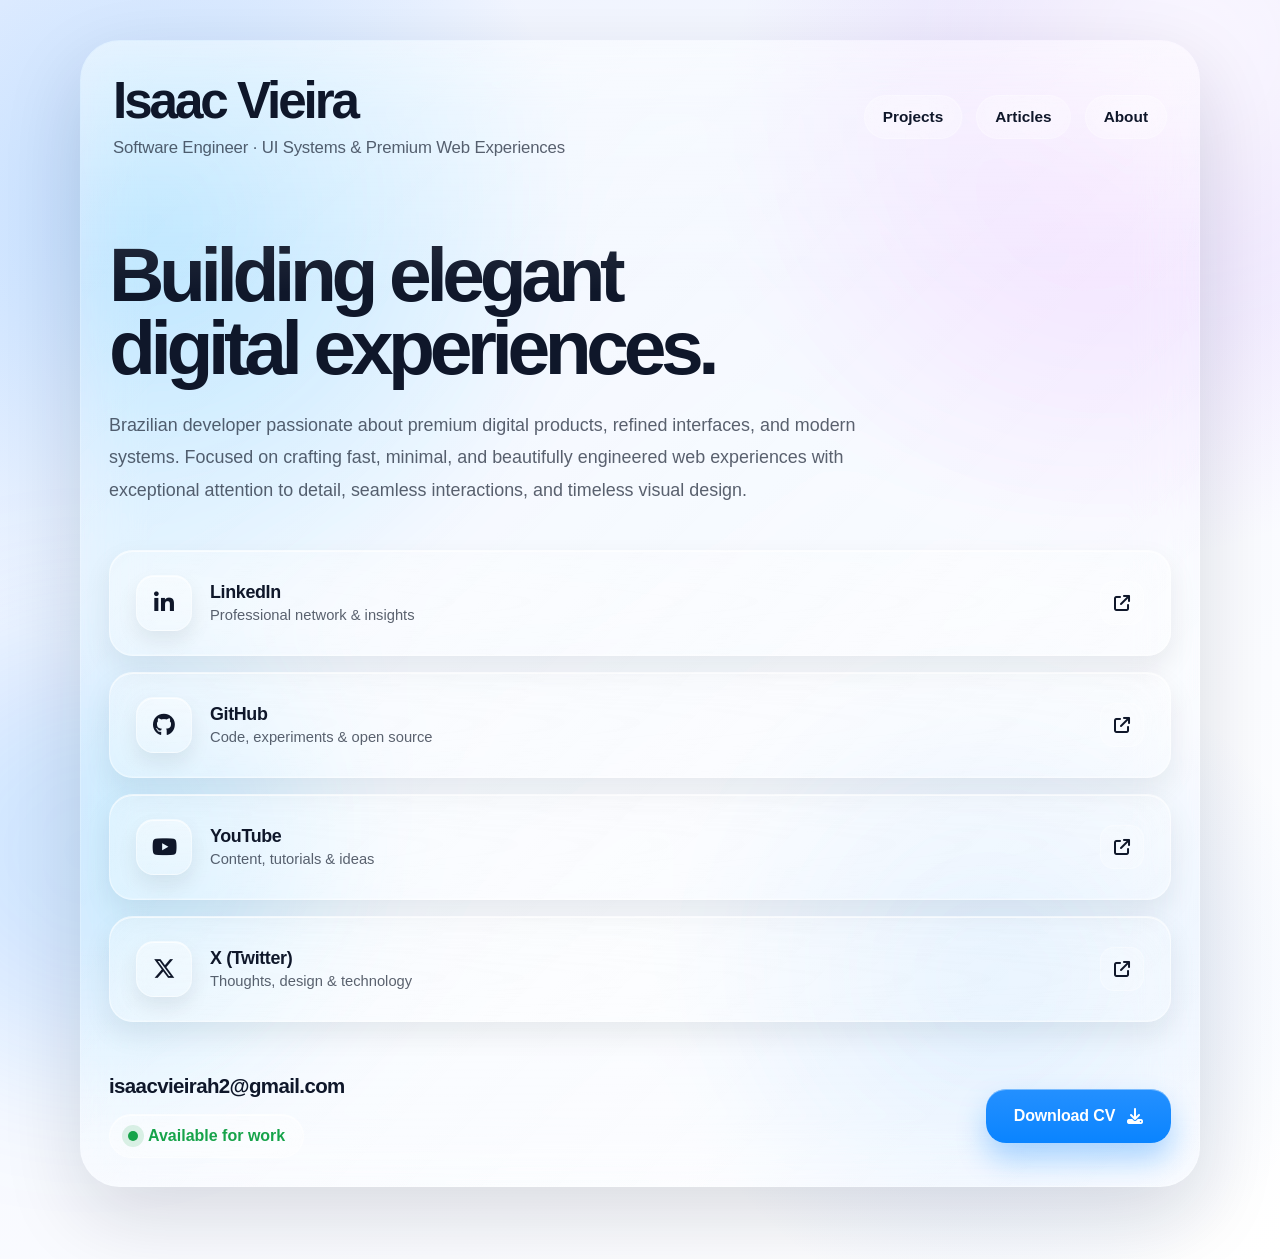
<file: index.html>
<!DOCTYPE html>
<html lang="en">
<head>
  <meta charset="UTF-8" />
  <meta name="viewport" content="width=device-width, initial-scale=1.0" />
  <title>Isaac Vieira | Software Engineer</title>
  <link rel="icon" href="Images/icons8-usuário-96.png" />
  <link rel="preconnect" href="https://fonts.googleapis.com" />
  <link rel="preconnect" href="https://fonts.gstatic.com" crossorigin />
  <link rel="stylesheet" href="https://cdnjs.cloudflare.com/ajax/libs/font-awesome/6.5.0/css/all.min.css" />
  <style>
    :root {
      --bg-1: #eef3ff;
      --bg-2: #f7f9ff;
      --bg-3: #ffffff;
      --surface: rgba(255, 255, 255, 0.18);
      --surface-strong: rgba(255, 255, 255, 0.28);
      --surface-hover: rgba(255, 255, 255, 0.34);
      --border: rgba(255, 255, 255, 0.42);
      --border-soft: rgba(255, 255, 255, 0.22);
      --text-primary: #0f172a;
      --text-secondary: rgba(15, 23, 42, 0.68);
      --accent: #0a84ff;
      --accent-soft: rgba(10, 132, 255, 0.18);
      --success: #16a34a;
      --shadow-lg: 0 30px 80px rgba(15, 23, 42, 0.14);
      --shadow-md: 0 18px 40px rgba(15, 23, 42, 0.1);
      --radius-xl: 32px;
      --radius-lg: 24px;
      --radius-md: 18px;
      --container: 1120px;
      --blur: 28px;
      --transition: 420ms cubic-bezier(0.22, 1, 0.36, 1);
    }

    * {
      margin: 0;
      padding: 0;
      box-sizing: border-box;
    }

    html {
      scroll-behavior: smooth;
    }

    body {
      min-height: 100vh;
      font-family: -apple-system, BlinkMacSystemFont, "SF Pro Display", "SF Pro Text", "Segoe UI", sans-serif;
      color: var(--text-primary);
      background:
        radial-gradient(circle at 12% 18%, rgba(10, 132, 255, 0.22), transparent 28%),
        radial-gradient(circle at 88% 12%, rgba(168, 85, 247, 0.18), transparent 26%),
        radial-gradient(circle at 78% 78%, rgba(59, 130, 246, 0.14), transparent 24%),
        linear-gradient(145deg, var(--bg-1), var(--bg-2) 45%, var(--bg-3));
      overflow-x: hidden;
      position: relative;
    }

    body::before,
    body::after {
      content: "";
      position: fixed;
      inset: auto;
      border-radius: 50%;
      filter: blur(80px);
      z-index: 0;
      pointer-events: none;
    }

    body::before {
      width: 340px;
      height: 340px;
      top: -120px;
      right: -80px;
      background: rgba(255, 255, 255, 0.65);
    }

    body::after {
      width: 420px;
      height: 420px;
      bottom: -160px;
      left: -120px;
      background: rgba(10, 132, 255, 0.16);
    }

    .ambient-grid {
      position: fixed;
      inset: 0;
      background-image:
        linear-gradient(rgba(255, 255, 255, 0.12) 1px, transparent 1px),
        linear-gradient(90deg, rgba(255, 255, 255, 0.12) 1px, transparent 1px);
      background-size: 48px 48px;
      mask-image: radial-gradient(circle at center, black 35%, transparent 85%);
      opacity: 0.22;
      pointer-events: none;
      z-index: 0;
    }

    .container {
      position: relative;
      z-index: 1;
      width: min(var(--container), calc(100% - 48px));
      margin: 0 auto;
      padding: 40px 0 72px;
    }

    .shell {
      background: linear-gradient(135deg, rgba(255,255,255,0.22), rgba(255,255,255,0.1));
      backdrop-filter: blur(var(--blur)) saturate(180%);
      -webkit-backdrop-filter: blur(var(--blur)) saturate(180%);
      border: 1px solid var(--border-soft);
      border-radius: 40px;
      box-shadow: var(--shadow-lg);
      padding: 28px;
      position: relative;
      overflow: hidden;
      isolation: isolate;
    }

    .shell::before {
      content: "";
      position: absolute;
      inset: 0;
      background: linear-gradient(180deg, rgba(255,255,255,0.34), transparent 22%, transparent 78%, rgba(255,255,255,0.14));
      pointer-events: none;
    }

    .top-bar,
    .bottom,
    .card,
    .status,
    .cv-btn,
    .nav a {
      position: relative;
      z-index: 1;
    }

    .top-bar {
      display: flex;
      align-items: center;
      justify-content: space-between;
      gap: 32px;
      margin-bottom: 72px;
      padding: 8px 4px;
    }

    .profile h1 {
      font-size: clamp(2.4rem, 4vw, 4rem);
      line-height: 0.95;
      letter-spacing: -0.06em;
      font-weight: 750;
    }

    .profile p {
      margin-top: 12px;
      font-size: 1.05rem;
      color: var(--text-secondary);
      letter-spacing: -0.01em;
    }

    .nav {
      display: flex;
      align-items: center;
      gap: 14px;
      flex-wrap: wrap;
    }

    .nav a {
      text-decoration: none;
      color: var(--text-primary);
      font-size: 0.96rem;
      font-weight: 600;
      padding: 12px 18px;
      border-radius: 999px;
      background: rgba(255,255,255,0.14);
      border: 1px solid rgba(255,255,255,0.26);
      backdrop-filter: blur(18px);
      transition: transform var(--transition), background var(--transition), box-shadow var(--transition);
    }

    .nav a:hover,
    .nav a:focus-visible {
      background: rgba(255,255,255,0.26);
      transform: translateY(-2px);
      box-shadow: 0 12px 24px rgba(15, 23, 42, 0.08);
      outline: none;
    }

    .hero {
      margin-bottom: 42px;
      max-width: 860px;
    }

    .hero h2 {
      font-size: clamp(3rem, 6vw, 5.6rem);
      line-height: 0.96;
      letter-spacing: -0.07em;
      font-weight: 780;
      margin-bottom: 24px;
      text-wrap: balance;
    }

    .hero p {
      font-size: clamp(1.05rem, 1.4vw, 1.28rem);
      line-height: 1.8;
      color: var(--text-secondary);
      max-width: 760px;
    }

    .cards {
      display: grid;
      gap: 16px;
      margin-top: 44px;
    }

    .card {
      display: flex;
      align-items: center;
      justify-content: space-between;
      padding: 24px 26px;
      text-decoration: none;
      color: inherit;
      border-radius: var(--radius-lg);
      background: linear-gradient(135deg, var(--surface-strong), var(--surface));
      border: 1px solid var(--border);
      backdrop-filter: blur(22px) saturate(180%);
      -webkit-backdrop-filter: blur(22px) saturate(180%);
      box-shadow:
        inset 0 1px 0 rgba(255,255,255,0.65),
        inset 0 -1px 0 rgba(255,255,255,0.18),
        0 12px 28px rgba(15, 23, 42, 0.08);
      transition:
        transform var(--transition),
        background var(--transition),
        box-shadow var(--transition),
        border-color var(--transition);
    }

    .card:hover,
    .card:focus-visible {
      transform: translateY(-4px) scale(1.01);
      background: linear-gradient(135deg, var(--surface-hover), rgba(255,255,255,0.2));
      border-color: rgba(255,255,255,0.58);
      box-shadow:
        inset 0 1px 0 rgba(255,255,255,0.75),
        0 24px 48px rgba(15, 23, 42, 0.12);
      outline: none;
    }

    .card:active {
      transform: scale(0.992);
    }

    .left {
      display: flex;
      align-items: center;
      gap: 18px;
    }

    .icon-wrap {
      width: 56px;
      height: 56px;
      display: grid;
      place-items: center;
      border-radius: 18px;
      background: linear-gradient(180deg, rgba(255,255,255,0.42), rgba(255,255,255,0.18));
      border: 1px solid rgba(255,255,255,0.38);
      box-shadow:
        inset 0 1px 0 rgba(255,255,255,0.7),
        0 10px 20px rgba(15, 23, 42, 0.08);
    }

    .icon-wrap i {
      font-size: 1.4rem;
    }

    .card-content span {
      display: block;
      font-size: 1.12rem;
      font-weight: 650;
      letter-spacing: -0.02em;
    }

    .card-content small {
      margin-top: 4px;
      display: block;
      color: var(--text-secondary);
      font-size: 0.92rem;
    }

    .card .arrow {
      width: 44px;
      height: 44px;
      display: grid;
      place-items: center;
      border-radius: 14px;
      background: rgba(255,255,255,0.18);
      border: 1px solid rgba(255,255,255,0.28);
      transition: transform var(--transition), background var(--transition);
    }

    .card:hover .arrow {
      transform: translate(2px, -2px);
      background: var(--accent-soft);
    }

    .bottom {
      margin-top: 52px;
      display: flex;
      justify-content: space-between;
      align-items: center;
      gap: 28px;
      flex-wrap: wrap;
    }

    .contact h3 {
      font-size: 1.28rem;
      font-weight: 650;
      letter-spacing: -0.03em;
      margin-bottom: 16px;
    }

    .status {
      display: inline-flex;
      align-items: center;
      gap: 10px;
      padding: 12px 18px;
      border-radius: 999px;
      background: rgba(255,255,255,0.3);
      border: 1px solid rgba(255,255,255,0.4);
      backdrop-filter: blur(18px);
      color: var(--success);
      font-weight: 600;
      box-shadow: inset 0 1px 0 rgba(255,255,255,0.7);
    }

    .dot {
      width: 10px;
      height: 10px;
      border-radius: 50%;
      background: currentColor;
      box-shadow: 0 0 0 6px rgba(22, 163, 74, 0.14);
      animation: pulse 2.4s infinite;
    }

    @keyframes pulse {
      0%, 100% { transform: scale(1); opacity: 1; }
      50% { transform: scale(1.18); opacity: 0.8; }
    }

    .cv-btn {
      text-decoration: none;
      color: #fff;
      font-weight: 650;
      letter-spacing: -0.01em;
      padding: 18px 28px;
      border-radius: 20px;
      display: inline-flex;
      align-items: center;
      gap: 12px;
      background: linear-gradient(180deg, #2490ff, #0a84ff);
      box-shadow:
        inset 0 1px 0 rgba(255,255,255,0.4),
        0 16px 30px rgba(10, 132, 255, 0.32);
      transition: transform var(--transition), box-shadow var(--transition), filter var(--transition);
    }

    .cv-btn:hover,
    .cv-btn:focus-visible {
      transform: translateY(-3px);
      box-shadow:
        inset 0 1px 0 rgba(255,255,255,0.45),
        0 22px 40px rgba(10, 132, 255, 0.38);
      filter: saturate(1.08);
      outline: none;
    }

    .cv-btn:active {
      transform: translateY(-1px) scale(0.99);
    }

    @media (max-width: 920px) {
      .top-bar,
      .bottom {
        flex-direction: column;
        align-items: flex-start;
      }

      .hero h2 {
        max-width: 12ch;
      }
    }

    @media (max-width: 640px) {
      .container {
        width: min(100% - 24px, var(--container));
        padding: 20px 0 40px;
      }

      .shell {
        padding: 20px;
        border-radius: 28px;
      }

      .top-bar {
        margin-bottom: 48px;
      }

      .hero h2 {
        font-size: clamp(2.4rem, 14vw, 4rem);
      }

      .card {
        padding: 18px;
      }

      .icon-wrap {
        width: 50px;
        height: 50px;
      }

      .cv-btn {
        width: 100%;
        justify-content: center;
      }
    }
  </style>
</head>
<body>
  <div class="ambient-grid"></div>

  <main class="container">
    <section class="shell">
      <header class="top-bar">
        <div class="profile">
          <h1>Isaac Vieira</h1>
          <p>Software Engineer · UI Systems & Premium Web Experiences</p>
        </div>

        <nav class="nav" aria-label="Primary navigation">
          <a href="#">Projects</a>
          <a href="#">Articles</a>
          <a href="#">About</a>
        </nav>
      </header>

      <section class="hero">
        <h2>Building elegant digital experiences.</h2>
        <p>
          Brazilian developer passionate about premium digital products, refined interfaces,
          and modern systems. Focused on crafting fast, minimal, and beautifully engineered
          web experiences with exceptional attention to detail, seamless interactions, and
          timeless visual design.
        </p>
      </section>

      <section class="cards" aria-label="Social links">
        <a href="#" class="card">
          <div class="left">
            <div class="icon-wrap"><i class="fab fa-linkedin-in"></i></div>
            <div class="card-content">
              <span>LinkedIn</span>
              <small>Professional network & insights</small>
            </div>
          </div>
          <div class="arrow"><i class="fa-solid fa-arrow-up-right-from-square"></i></div>
        </a>

        <a href="#" class="card">
          <div class="left">
            <div class="icon-wrap"><i class="fab fa-github"></i></div>
            <div class="card-content">
              <span>GitHub</span>
              <small>Code, experiments & open source</small>
            </div>
          </div>
          <div class="arrow"><i class="fa-solid fa-arrow-up-right-from-square"></i></div>
        </a>

        <a href="#" class="card">
          <div class="left">
            <div class="icon-wrap"><i class="fab fa-youtube"></i></div>
            <div class="card-content">
              <span>YouTube</span>
              <small>Content, tutorials & ideas</small>
            </div>
          </div>
          <div class="arrow"><i class="fa-solid fa-arrow-up-right-from-square"></i></div>
        </a>

        <a href="#" class="card">
          <div class="left">
            <div class="icon-wrap"><i class="fab fa-x-twitter"></i></div>
            <div class="card-content">
              <span>X (Twitter)</span>
              <small>Thoughts, design & technology</small>
            </div>
          </div>
          <div class="arrow"><i class="fa-solid fa-arrow-up-right-from-square"></i></div>
        </a>
      </section>

      <section class="bottom">
        <div class="contact">
          <h3>isaacvieirah2@gmail.com</h3>
          <div class="status">
            <span class="dot"></span>
            <span>Available for work</span>
          </div>
        </div>

        <a href="#" class="cv-btn">
          Download CV
          <i class="fa-solid fa-download"></i>
        </a>
      </section>
    </section>
  </main>
</body>
</html>
</file>
